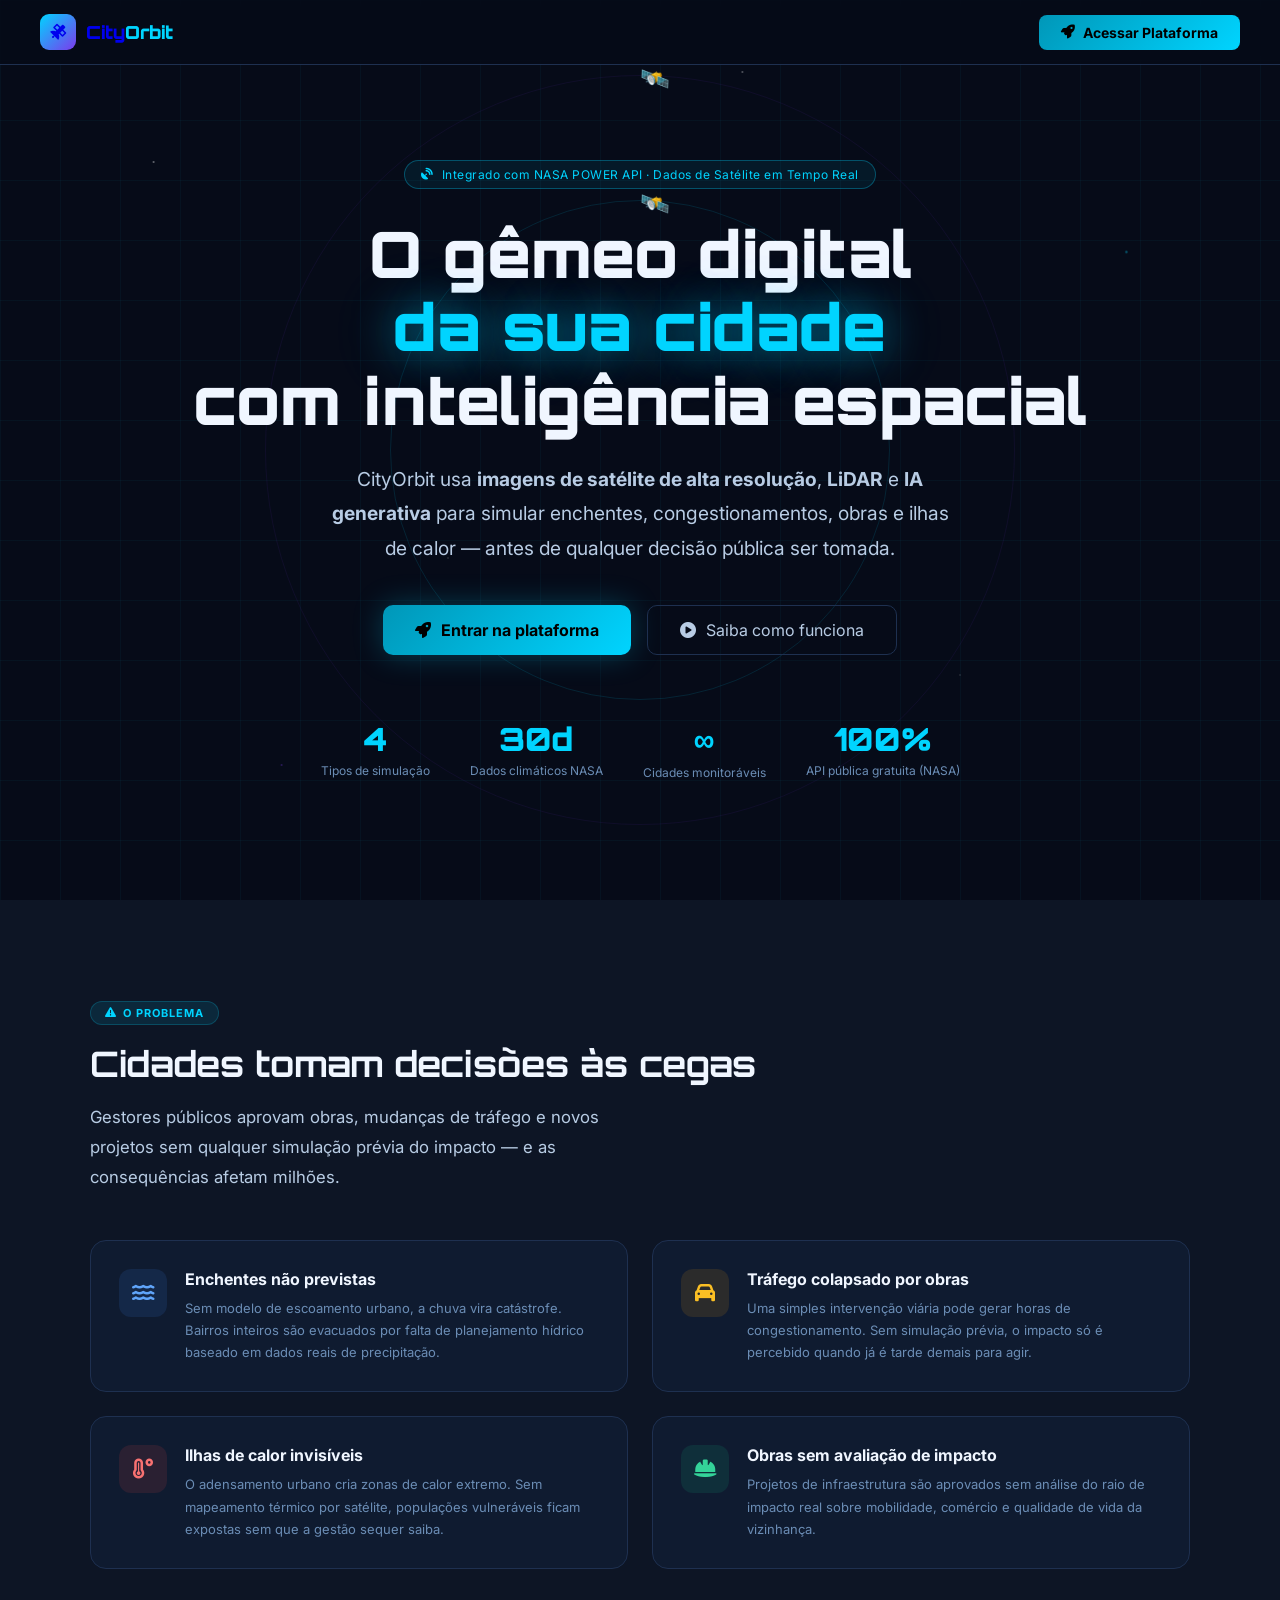
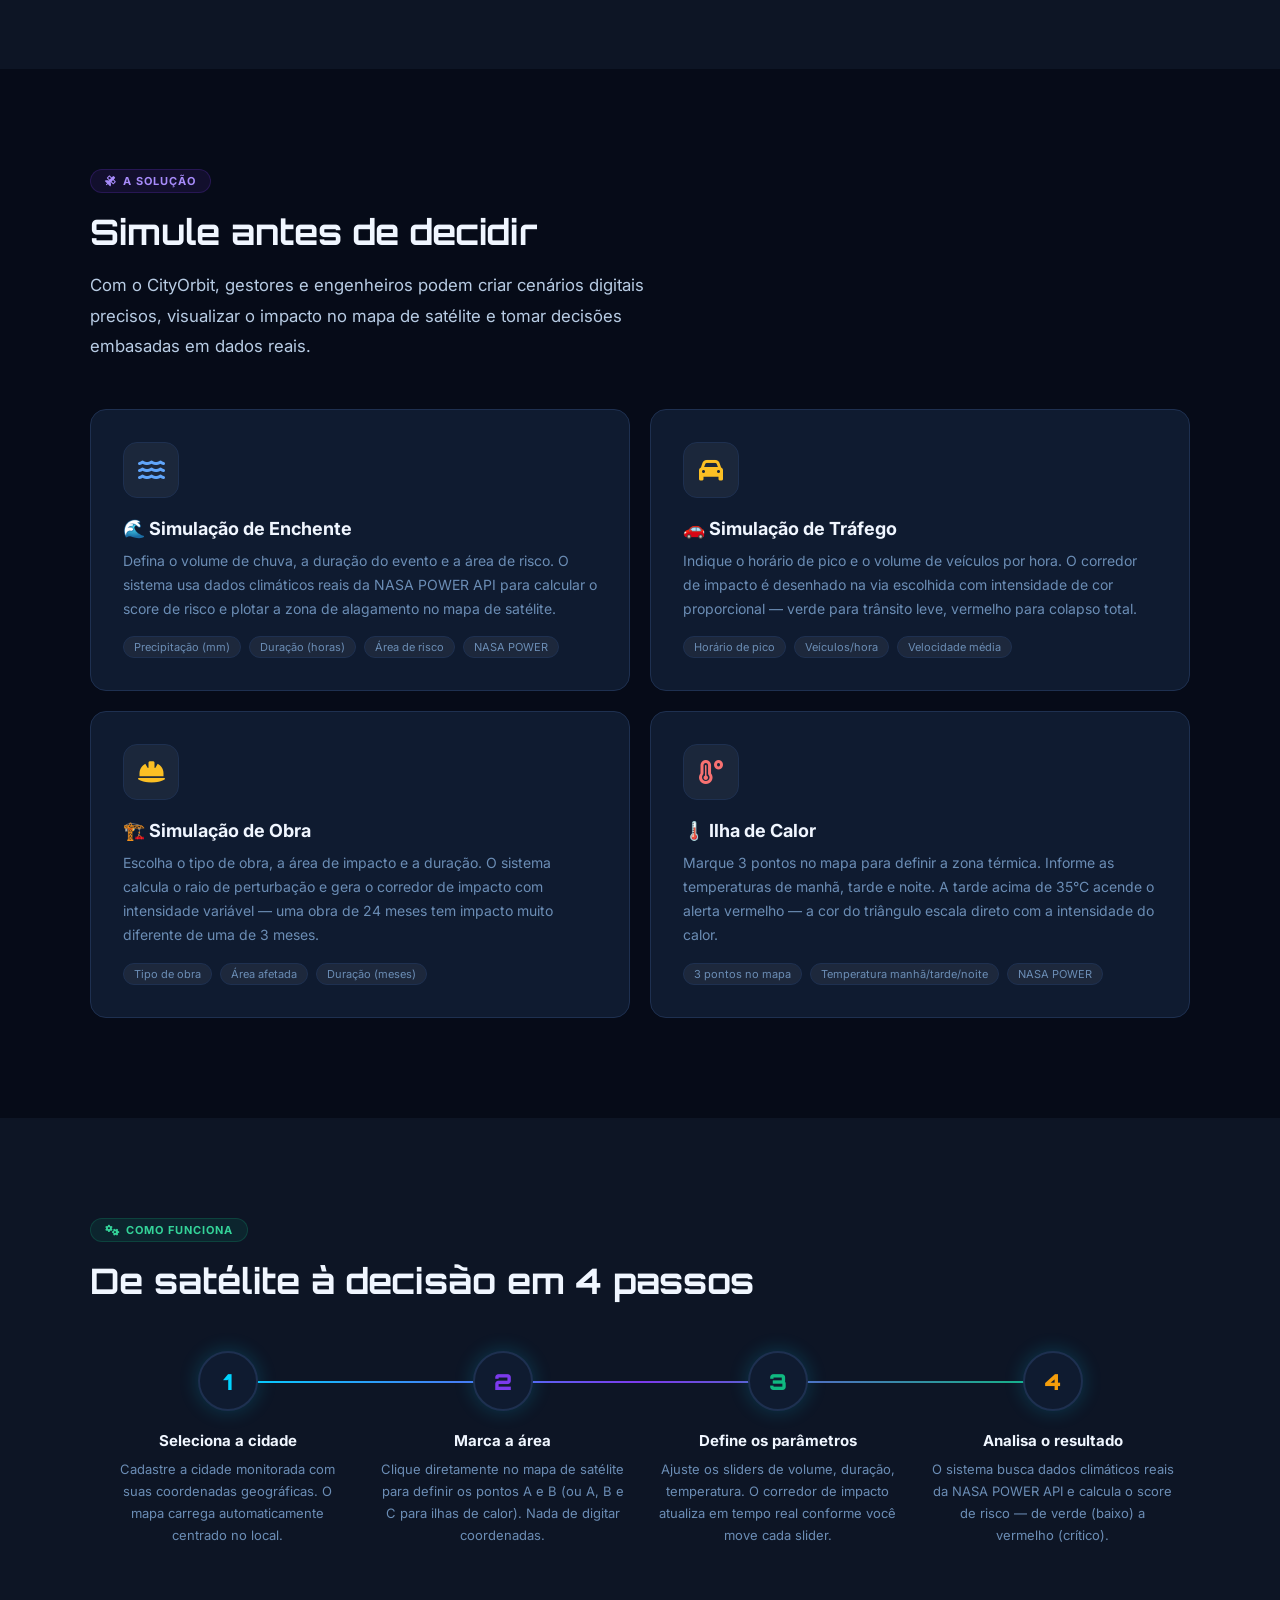
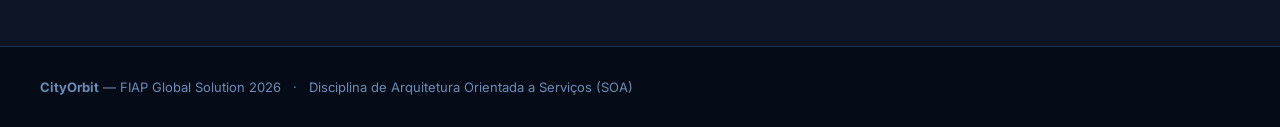
<file: src/main/resources/static/landing.html>
<!DOCTYPE html>
<html lang="pt-BR">
<head>
  <meta charset="UTF-8" />
  <meta name="viewport" content="width=device-width, initial-scale=1.0" />
  <title>CityOrbit — Gêmeos Digitais Urbanos</title>
  <link rel="preconnect" href="https://fonts.googleapis.com" />
  <link href="https://fonts.googleapis.com/css2?family=Orbitron:wght@400;700;900&family=Inter:wght@300;400;500;600;700&display=swap" rel="stylesheet" />
  <link rel="stylesheet" href="https://cdnjs.cloudflare.com/ajax/libs/font-awesome/6.5.0/css/all.min.css" />
  <style>
    :root {
      --bg:     #060b18;
      --bg1:    #0d1525;
      --bg2:    #111e35;
      --card:   #0f1b30;
      --border: #1e3050;
      --cyan:   #00d4ff;
      --purple: #7c3aed;
      --green:  #10b981;
      --orange: #f59e0b;
      --red:    #ef4444;
      --t0:     #f0f6ff;
      --t1:     #b8cce4;
      --t2:     #6b8db5;
    }
    *, *::before, *::after { box-sizing: border-box; margin: 0; padding: 0; }
    html { scroll-behavior: smooth; }
    body { font-family: 'Inter', sans-serif; background: var(--bg); color: var(--t0); overflow-x: hidden; }

    nav {
      position: fixed; top: 0; left: 0; right: 0; z-index: 100;
      display: flex; align-items: center; justify-content: space-between;
      padding: 14px 40px;
      background: rgba(6,11,24,.85); backdrop-filter: blur(12px);
      border-bottom: 1px solid var(--border);
    }
    .nav-logo { display: flex; align-items: center; gap: 10px; text-decoration: none; }
    .nav-logo-icon {
      width: 36px; height: 36px; border-radius: 9px;
      background: linear-gradient(135deg, var(--cyan), var(--purple));
      display: grid; place-items: center; font-size: 16px;
    }
    .nav-logo-text { font-family: 'Orbitron', monospace; font-size: 18px; font-weight: 900; }
    .nav-logo-text span { color: var(--cyan); }
    .nav-cta {
      display: inline-flex; align-items: center; gap: 8px;
      padding: 9px 22px; border-radius: 8px;
      background: linear-gradient(135deg, #0097b8, var(--cyan));
      color: #000; font-weight: 700; font-size: 14px;
      text-decoration: none; transition: all .2s;
    }
    .nav-cta:hover { filter: brightness(1.12); transform: translateY(-1px); box-shadow: 0 4px 20px rgba(0,212,255,.3); }

    /* ── HERO ─────────────────────────────────────────────── */
    .hero {
      min-height: 100vh;
      display: flex; flex-direction: column; align-items: center; justify-content: center;
      text-align: center; padding: 120px 24px 80px;
      position: relative; overflow: hidden;
    }
    /* Grade de satélite animada */
    .hero::before {
      content: '';
      position: absolute; inset: 0;
      background-image:
        linear-gradient(rgba(0,212,255,.04) 1px, transparent 1px),
        linear-gradient(90deg, rgba(0,212,255,.04) 1px, transparent 1px);
      background-size: 60px 60px;
      animation: gridMove 20s linear infinite;
    }
    @keyframes gridMove { to { background-position: 60px 60px; } }

    /* Estrelas */
    .hero::after {
      content: '';
      position: absolute; inset: 0;
      background-image:
        radial-gradient(1.5px 1.5px at 12% 18%, rgba(255,255,255,.5) 0%, transparent 100%),
        radial-gradient(1px 1px   at 35% 62%, rgba(255,255,255,.3) 0%, transparent 100%),
        radial-gradient(1.5px 1.5px at 58% 8%,  rgba(255,255,255,.4) 0%, transparent 100%),
        radial-gradient(1px 1px   at 75% 75%, rgba(255,255,255,.3) 0%, transparent 100%),
        radial-gradient(2px 2px   at 88% 28%, rgba(0,212,255,.4) 0%, transparent 100%),
        radial-gradient(1.5px 1.5px at 22% 85%, rgba(124,58,237,.4) 0%, transparent 100%);
      pointer-events: none;
    }

    .hero-orbit {
      position: absolute; width: 500px; height: 500px;
      border: 1px solid rgba(0,212,255,.12); border-radius: 50%;
      animation: orbit 30s linear infinite;
      top: 50%; left: 50%; transform: translate(-50%,-50%);
    }
    .hero-orbit::before {
      content: '🛰️';
      position: absolute; top: -12px; left: 50%;
      font-size: 24px; animation: counter-orbit 30s linear infinite;
    }
    .hero-orbit-2 {
      width: 750px; height: 750px;
      border-color: rgba(124,58,237,.08);
      animation-duration: 50s;
      animation-direction: reverse;
    }
    @keyframes orbit { to { transform: translate(-50%,-50%) rotate(360deg); } }
    @keyframes counter-orbit { to { transform: translateX(-50%) rotate(-360deg); } }

    .hero-badge {
      display: inline-flex; align-items: center; gap: 8px;
      padding: 6px 16px; border-radius: 20px;
      border: 1px solid rgba(0,212,255,.3); background: rgba(0,212,255,.07);
      font-size: 12px; color: var(--cyan); letter-spacing: .5px;
      margin-bottom: 28px; position: relative; z-index: 1;
    }
    .hero-badge i { animation: blink 2s infinite; }
    @keyframes blink { 0%,100%{opacity:1} 50%{opacity:.4} }

    .hero h1 {
      font-family: 'Orbitron', monospace;
      font-size: clamp(2rem, 5vw, 4rem); font-weight: 900;
      line-height: 1.15; margin-bottom: 24px;
      position: relative; z-index: 1;
    }
    .hero h1 .glow {
      color: var(--cyan);
      text-shadow: 0 0 40px rgba(0,212,255,.5), 0 0 80px rgba(0,212,255,.2);
    }
    .hero p {
      font-size: clamp(1rem, 2vw, 1.2rem); color: var(--t1);
      max-width: 640px; line-height: 1.8;
      margin-bottom: 40px; position: relative; z-index: 1;
    }
    .hero-actions { display: flex; gap: 16px; flex-wrap: wrap; justify-content: center; position: relative; z-index: 1; }
    .btn-hero-primary {
      display: inline-flex; align-items: center; gap: 10px;
      padding: 14px 32px; border-radius: 10px;
      background: linear-gradient(135deg, #0097b8, var(--cyan));
      color: #000; font-weight: 700; font-size: 16px;
      text-decoration: none; transition: all .2s;
      box-shadow: 0 0 30px rgba(0,212,255,.25);
    }
    .btn-hero-primary:hover { filter: brightness(1.1); transform: translateY(-2px); box-shadow: 0 8px 30px rgba(0,212,255,.4); }
    .btn-hero-ghost {
      display: inline-flex; align-items: center; gap: 10px;
      padding: 14px 32px; border-radius: 10px;
      border: 1px solid var(--border); color: var(--t1);
      font-size: 16px; text-decoration: none; transition: all .2s;
    }
    .btn-hero-ghost:hover { border-color: var(--t1); color: var(--t0); }

    .hero-stats {
      display: flex; gap: 40px; margin-top: 64px; position: relative; z-index: 1;
      flex-wrap: wrap; justify-content: center;
    }
    .hero-stat { text-align: center; }
    .hero-stat-num {
      font-family: 'Orbitron', monospace; font-size: 2rem; font-weight: 900;
      color: var(--cyan); display: block;
    }
    .hero-stat-label { font-size: 12px; color: var(--t2); margin-top: 4px; }

    /* ── SEÇÕES GENÉRICAS ─────────────────────────────────── */
    section { padding: 100px 24px; }
    .container { max-width: 1100px; margin: 0 auto; }
    .section-badge {
      display: inline-flex; align-items: center; gap: 6px;
      padding: 4px 14px; border-radius: 20px;
      font-size: 11px; font-weight: 700; text-transform: uppercase; letter-spacing: 1px;
      margin-bottom: 16px;
    }
    .badge-cyan   { background: rgba(0,212,255,.1); color: var(--cyan); border: 1px solid rgba(0,212,255,.2); }
    .badge-purple { background: rgba(124,58,237,.1); color: #a78bfa; border: 1px solid rgba(124,58,237,.2); }
    .badge-green  { background: rgba(16,185,129,.1); color: #34d399; border: 1px solid rgba(16,185,129,.2); }
    .section-title {
      font-family: 'Orbitron', monospace; font-size: clamp(1.5rem, 3vw, 2.2rem);
      font-weight: 700; margin-bottom: 16px;
    }
    .section-sub { font-size: 1.05rem; color: var(--t1); max-width: 560px; line-height: 1.8; }

    /* ── PROBLEMA ─────────────────────────────────────────── */
    .problem { background: var(--bg1); }
    .problem-grid {
      display: grid; grid-template-columns: 1fr 1fr; gap: 24px; margin-top: 48px;
    }
    .problem-card {
      background: var(--card); border: 1px solid var(--border); border-radius: 16px;
      padding: 28px; display: flex; gap: 18px; align-items: flex-start;
      transition: all .2s;
    }
    .problem-card:hover { border-color: rgba(0,212,255,.25); transform: translateY(-3px); box-shadow: 0 8px 32px rgba(0,0,0,.4); }
    .problem-icon {
      width: 48px; height: 48px; border-radius: 12px;
      display: grid; place-items: center; font-size: 20px; flex-shrink: 0;
    }
    .problem-card h3 { font-size: 16px; font-weight: 700; margin-bottom: 8px; }
    .problem-card p  { font-size: 13px; color: var(--t2); line-height: 1.7; }

    /* ── SOLUÇÃO / SIMULAÇÕES ─────────────────────────────── */
    .sims-grid {
      display: grid; grid-template-columns: repeat(2, 1fr); gap: 20px; margin-top: 48px;
    }
    .sim-card {
      background: var(--card); border: 1px solid var(--border); border-radius: 16px;
      padding: 32px; position: relative; overflow: hidden; transition: all .25s;
    }
    .sim-card::before {
      content: ''; position: absolute; inset: 0;
      background: linear-gradient(135deg, var(--accent-color, var(--cyan)), transparent 60%);
      opacity: 0; transition: opacity .3s;
    }
    .sim-card:hover { border-color: var(--accent-color, var(--cyan)); transform: translateY(-4px); box-shadow: 0 12px 40px rgba(0,0,0,.5); }
    .sim-card:hover::before { opacity: .05; }
    .sim-card-icon {
      width: 56px; height: 56px; border-radius: 14px;
      background: rgba(255,255,255,.05); border: 1px solid var(--border);
      display: grid; place-items: center; font-size: 24px; margin-bottom: 20px;
      position: relative; z-index: 1;
    }
    .sim-card h3 { font-size: 18px; font-weight: 700; margin-bottom: 10px; position: relative; z-index: 1; }
    .sim-card p  { font-size: 14px; color: var(--t2); line-height: 1.7; margin-bottom: 16px; position: relative; z-index: 1; }
    .sim-tags { display: flex; gap: 8px; flex-wrap: wrap; position: relative; z-index: 1; }
    .sim-tag {
      font-size: 11px; padding: 3px 10px; border-radius: 20px;
      background: rgba(255,255,255,.06); border: 1px solid var(--border); color: var(--t2);
    }

    /* ── COMO FUNCIONA ────────────────────────────────────── */
    .how { background: var(--bg1); }
    .steps { display: grid; grid-template-columns: repeat(4, 1fr); gap: 0; margin-top: 48px; position: relative; }
    .steps::before {
      content: ''; position: absolute; top: 30px; left: 12.5%; right: 12.5%; height: 2px;
      background: linear-gradient(90deg, var(--cyan), var(--purple), var(--green));
    }
    .step {
      display: flex; flex-direction: column; align-items: center; text-align: center;
      padding: 0 16px;
    }
    .step-num {
      width: 60px; height: 60px; border-radius: 50%;
      background: var(--card); border: 2px solid var(--border);
      display: flex; align-items: center; justify-content: center;
      font-family: 'Orbitron', monospace; font-size: 22px; font-weight: 900;
      color: var(--cyan); position: relative; z-index: 1; margin-bottom: 20px;
      box-shadow: 0 0 20px rgba(0,212,255,.2);
    }
    .step h3 { font-size: 15px; font-weight: 700; margin-bottom: 8px; }
    .step p  { font-size: 13px; color: var(--t2); line-height: 1.7; }

    /* ── NASA HIGHLIGHT ──────────────────────────────────── */
    .nasa-section {
      background: linear-gradient(135deg, rgba(0,212,255,.04), rgba(124,58,237,.06));
      border-top: 1px solid var(--border); border-bottom: 1px solid var(--border);
    }
    .nasa-inner {
      display: grid; grid-template-columns: 1fr 1fr; gap: 60px; align-items: center;
    }
    .nasa-tag { font-size: 11px; color: var(--cyan); text-transform: uppercase; letter-spacing: 1px; margin-bottom: 8px; }
    .nasa-inner h2 { font-family: 'Orbitron', monospace; font-size: 1.8rem; font-weight: 900; margin-bottom: 16px; }
    .nasa-inner p  { color: var(--t1); line-height: 1.8; margin-bottom: 24px; }
    .nasa-features { display: flex; flex-direction: column; gap: 14px; }
    .nasa-feat { display: flex; align-items: center; gap: 12px; font-size: 14px; color: var(--t1); }
    .nasa-feat i { color: var(--cyan); width: 18px; }
    .nasa-visual {
      background: var(--card); border: 1px solid var(--border); border-radius: 16px;
      padding: 32px; display: flex; flex-direction: column; gap: 16px;
    }
    .nasa-data-row {
      display: flex; justify-content: space-between; align-items: center;
      padding: 10px 0; border-bottom: 1px solid rgba(30,48,80,.5);
    }
    .nasa-data-row:last-child { border-bottom: none; }
    .nasa-data-label { font-size: 12px; color: var(--t2); }
    .nasa-data-val { font-family: 'Orbitron', monospace; font-size: 16px; color: var(--cyan); font-weight: 700; }
    .nasa-label { font-size: 11px; font-weight: 700; color: var(--cyan); text-transform: uppercase; letter-spacing: .5px; margin-bottom: 8px; }

    /* ── TECH STACK ──────────────────────────────────────── */
    .tech-grid {
      display: grid; grid-template-columns: repeat(3, 1fr); gap: 16px; margin-top: 48px;
    }
    .tech-card {
      background: var(--card); border: 1px solid var(--border); border-radius: 12px;
      padding: 22px; display: flex; gap: 14px; align-items: center;
      transition: all .2s;
    }
    .tech-card:hover { border-color: rgba(0,212,255,.2); background: rgba(15,27,48,.9); }
    .tech-icon { font-size: 24px; width: 40px; text-align: center; flex-shrink: 0; }
    .tech-card h4 { font-size: 14px; font-weight: 700; margin-bottom: 4px; }
    .tech-card p  { font-size: 12px; color: var(--t2); }

    /* ── ODS ─────────────────────────────────────────────── */
    .ods { background: var(--bg1); }
    .ods-grid {
      display: grid; grid-template-columns: repeat(3, 1fr); gap: 16px; margin-top: 40px;
    }
    .ods-card {
      background: var(--card); border: 1px solid var(--border); border-radius: 12px;
      padding: 22px; text-align: center;
    }
    .ods-num {
      font-family: 'Orbitron', monospace; font-size: 2.5rem; font-weight: 900;
      color: var(--cyan); display: block;
    }
    .ods-card h4 { font-size: 14px; font-weight: 700; margin: 10px 0 6px; }
    .ods-card p  { font-size: 12px; color: var(--t2); line-height: 1.6; }

    /* ── CTA FINAL ───────────────────────────────────────── */
    .cta-section {
      text-align: center; padding: 120px 24px;
      background: radial-gradient(ellipse at center, rgba(0,212,255,.06) 0%, transparent 70%);
    }
    .cta-section h2 { font-family: 'Orbitron', monospace; font-size: clamp(1.5rem, 3vw, 2.5rem); font-weight: 900; margin-bottom: 16px; }
    .cta-section p  { color: var(--t1); font-size: 1.05rem; max-width: 500px; margin: 0 auto 40px; line-height: 1.8; }

    /* ── FOOTER ──────────────────────────────────────────── */
    footer {
      border-top: 1px solid var(--border);
      padding: 32px 40px;
      display: flex; align-items: center; justify-content: space-between;
      flex-wrap: wrap; gap: 16px;
      font-size: 13px; color: var(--t2);
    }
    footer a { color: var(--cyan); text-decoration: none; }
    footer a:hover { text-decoration: underline; }

    /* ── RESPONSIVE ──────────────────────────────────────── */
    @media (max-width: 900px) {
      .problem-grid, .sims-grid, .nasa-inner, .tech-grid { grid-template-columns: 1fr; }
      .steps { grid-template-columns: 1fr 1fr; }
      .steps::before { display: none; }
      .ods-grid { grid-template-columns: 1fr 1fr; }
      nav { padding: 14px 20px; }
    }
    @media (max-width: 600px) {
      .steps, .ods-grid { grid-template-columns: 1fr; }
      .hero-stats { gap: 24px; }
    }
  </style>
</head>
<body>

<nav>
  <a class="nav-logo" href="/landing.html">
    <div class="nav-logo-icon"><i class="fas fa-satellite"></i></div>
    <div class="nav-logo-text">City<span>Orbit</span></div>
  </a>
  <a class="nav-cta" href="/index.html">
    <i class="fas fa-rocket"></i> Acessar Plataforma
  </a>
</nav>

<section class="hero">
  <div class="hero-orbit"></div>
  <div class="hero-orbit hero-orbit-2"></div>

  <div class="hero-badge">
    <i class="fas fa-satellite-dish"></i>
    Integrado com NASA POWER API · Dados de Satélite em Tempo Real
  </div>

  <h1>
    O gêmeo digital<br>
    <span class="glow">da sua cidade</span><br>
    com inteligência espacial
  </h1>

  <p>
    CityOrbit usa <strong>imagens de satélite de alta resolução</strong>, <strong>LiDAR</strong> e
    <strong>IA generativa</strong> para simular enchentes, congestionamentos, obras e ilhas de calor —
    antes de qualquer decisão pública ser tomada.
  </p>

  <div class="hero-actions">
    <a class="btn-hero-primary" href="/index.html">
      <i class="fas fa-rocket"></i> Entrar na plataforma
    </a>
    <a class="btn-hero-ghost" href="#problema">
      <i class="fas fa-play-circle"></i> Saiba como funciona
    </a>
  </div>

  <div class="hero-stats">
    <div class="hero-stat">
      <span class="hero-stat-num">4</span>
      <div class="hero-stat-label">Tipos de simulação</div>
    </div>
    <div class="hero-stat">
      <span class="hero-stat-num">30d</span>
      <div class="hero-stat-label">Dados climáticos NASA</div>
    </div>
    <div class="hero-stat">
      <span class="hero-stat-num">∞</span>
      <div class="hero-stat-label">Cidades monitoráveis</div>
    </div>
    <div class="hero-stat">
      <span class="hero-stat-num">100%</span>
      <div class="hero-stat-label">API pública gratuita (NASA)</div>
    </div>
  </div>
</section>

<section class="problem" id="problema">
  <div class="container">
    <div class="section-badge badge-cyan"><i class="fas fa-exclamation-triangle"></i> O Problema</div>
    <h2 class="section-title">Cidades tomam decisões às cegas</h2>
    <p class="section-sub">
      Gestores públicos aprovam obras, mudanças de tráfego e novos projetos sem
      qualquer simulação prévia do impacto — e as consequências afetam milhões.
    </p>

    <div class="problem-grid">
      <div class="problem-card">
        <div class="problem-icon" style="background:rgba(59,130,246,.12);color:#60a5fa"><i class="fas fa-water"></i></div>
        <div>
          <h3>Enchentes não previstas</h3>
          <p>Sem modelo de escoamento urbano, a chuva vira catástrofe. Bairros inteiros são evacuados por falta de planejamento hídrico baseado em dados reais de precipitação.</p>
        </div>
      </div>
      <div class="problem-card">
        <div class="problem-icon" style="background:rgba(245,158,11,.12);color:#fbbf24"><i class="fas fa-car"></i></div>
        <div>
          <h3>Tráfego colapsado por obras</h3>
          <p>Uma simples intervenção viária pode gerar horas de congestionamento. Sem simulação prévia, o impacto só é percebido quando já é tarde demais para agir.</p>
        </div>
      </div>
      <div class="problem-card">
        <div class="problem-icon" style="background:rgba(239,68,68,.12);color:#f87171"><i class="fas fa-temperature-high"></i></div>
        <div>
          <h3>Ilhas de calor invisíveis</h3>
          <p>O adensamento urbano cria zonas de calor extremo. Sem mapeamento térmico por satélite, populações vulneráveis ficam expostas sem que a gestão sequer saiba.</p>
        </div>
      </div>
      <div class="problem-card">
        <div class="problem-icon" style="background:rgba(16,185,129,.12);color:#34d399"><i class="fas fa-hard-hat"></i></div>
        <div>
          <h3>Obras sem avaliação de impacto</h3>
          <p>Projetos de infraestrutura são aprovados sem análise do raio de impacto real sobre mobilidade, comércio e qualidade de vida da vizinhança.</p>
        </div>
      </div>
    </div>
  </div>
</section>

<section id="solucao">
  <div class="container">
    <div class="section-badge badge-purple"><i class="fas fa-satellite"></i> A Solução</div>
    <h2 class="section-title">Simule antes de decidir</h2>
    <p class="section-sub">
      Com o CityOrbit, gestores e engenheiros podem criar cenários digitais precisos,
      visualizar o impacto no mapa de satélite e tomar decisões embasadas em dados reais.
    </p>

    <div class="sims-grid">
      <div class="sim-card" style="--accent-color:#3b82f6">
        <div class="sim-card-icon" style="color:#60a5fa"><i class="fas fa-water"></i></div>
        <h3>🌊 Simulação de Enchente</h3>
        <p>Defina o volume de chuva, a duração do evento e a área de risco. O sistema usa dados climáticos reais da NASA POWER API para calcular o score de risco e plotar a zona de alagamento no mapa de satélite.</p>
        <div class="sim-tags">
          <span class="sim-tag">Precipitação (mm)</span>
          <span class="sim-tag">Duração (horas)</span>
          <span class="sim-tag">Área de risco</span>
          <span class="sim-tag">NASA POWER</span>
        </div>
      </div>

      <div class="sim-card" style="--accent-color:#f59e0b">
        <div class="sim-card-icon" style="color:#fbbf24"><i class="fas fa-car"></i></div>
        <h3>🚗 Simulação de Tráfego</h3>
        <p>Indique o horário de pico e o volume de veículos por hora. O corredor de impacto é desenhado na via escolhida com intensidade de cor proporcional — verde para trânsito leve, vermelho para colapso total.</p>
        <div class="sim-tags">
          <span class="sim-tag">Horário de pico</span>
          <span class="sim-tag">Veículos/hora</span>
          <span class="sim-tag">Velocidade média</span>
        </div>
      </div>

      <div class="sim-card" style="--accent-color:#eab308">
        <div class="sim-card-icon" style="color:#fbbf24"><i class="fas fa-hard-hat"></i></div>
        <h3>🏗️ Simulação de Obra</h3>
        <p>Escolha o tipo de obra, a área de impacto e a duração. O sistema calcula o raio de perturbação e gera o corredor de impacto com intensidade variável — uma obra de 24 meses tem impacto muito diferente de uma de 3 meses.</p>
        <div class="sim-tags">
          <span class="sim-tag">Tipo de obra</span>
          <span class="sim-tag">Área afetada</span>
          <span class="sim-tag">Duração (meses)</span>
        </div>
      </div>

      <div class="sim-card" style="--accent-color:#ef4444">
        <div class="sim-card-icon" style="color:#f87171"><i class="fas fa-temperature-high"></i></div>
        <h3>🌡️ Ilha de Calor</h3>
        <p>Marque 3 pontos no mapa para definir a zona térmica. Informe as temperaturas de manhã, tarde e noite. A tarde acima de 35°C acende o alerta vermelho — a cor do triângulo escala direto com a intensidade do calor.</p>
        <div class="sim-tags">
          <span class="sim-tag">3 pontos no mapa</span>
          <span class="sim-tag">Temperatura manhã/tarde/noite</span>
          <span class="sim-tag">NASA POWER</span>
        </div>
      </div>
    </div>
  </div>
</section>

<section class="how" id="como-funciona">
  <div class="container">
    <div class="section-badge badge-green"><i class="fas fa-cogs"></i> Como Funciona</div>
    <h2 class="section-title">De satélite à decisão em 4 passos</h2>

    <div class="steps">
      <div class="step">
        <div class="step-num">1</div>
        <h3>Seleciona a cidade</h3>
        <p>Cadastre a cidade monitorada com suas coordenadas geográficas. O mapa carrega automaticamente centrado no local.</p>
      </div>
      <div class="step">
        <div class="step-num" style="color:var(--purple)">2</div>
        <h3>Marca a área</h3>
        <p>Clique diretamente no mapa de satélite para definir os pontos A e B (ou A, B e C para ilhas de calor). Nada de digitar coordenadas.</p>
      </div>
      <div class="step">
        <div class="step-num" style="color:var(--green)">3</div>
        <h3>Define os parâmetros</h3>
        <p>Ajuste os sliders de volume, duração, temperatura. O corredor de impacto atualiza em tempo real conforme você move cada slider.</p>
      </div>
      <div class="step">
        <div class="step-num" style="color:var(--orange)">4</div>
        <h3>Analisa o resultado</h3>
        <p>O sistema busca dados climáticos reais da NASA POWER API e calcula o score de risco — de verde (baixo) a vermelho (crítico).</p>
      </div>
    </div>
  </div>
</section>

<footer>
  <div>
    <strong>CityOrbit</strong> — FIAP Global Solution 2026
    <span style="margin: 0 8px">·</span>
    Disciplina de Arquitetura Orientada a Serviços (SOA)
  </div>
</footer>

</body>
</html>
</file>
